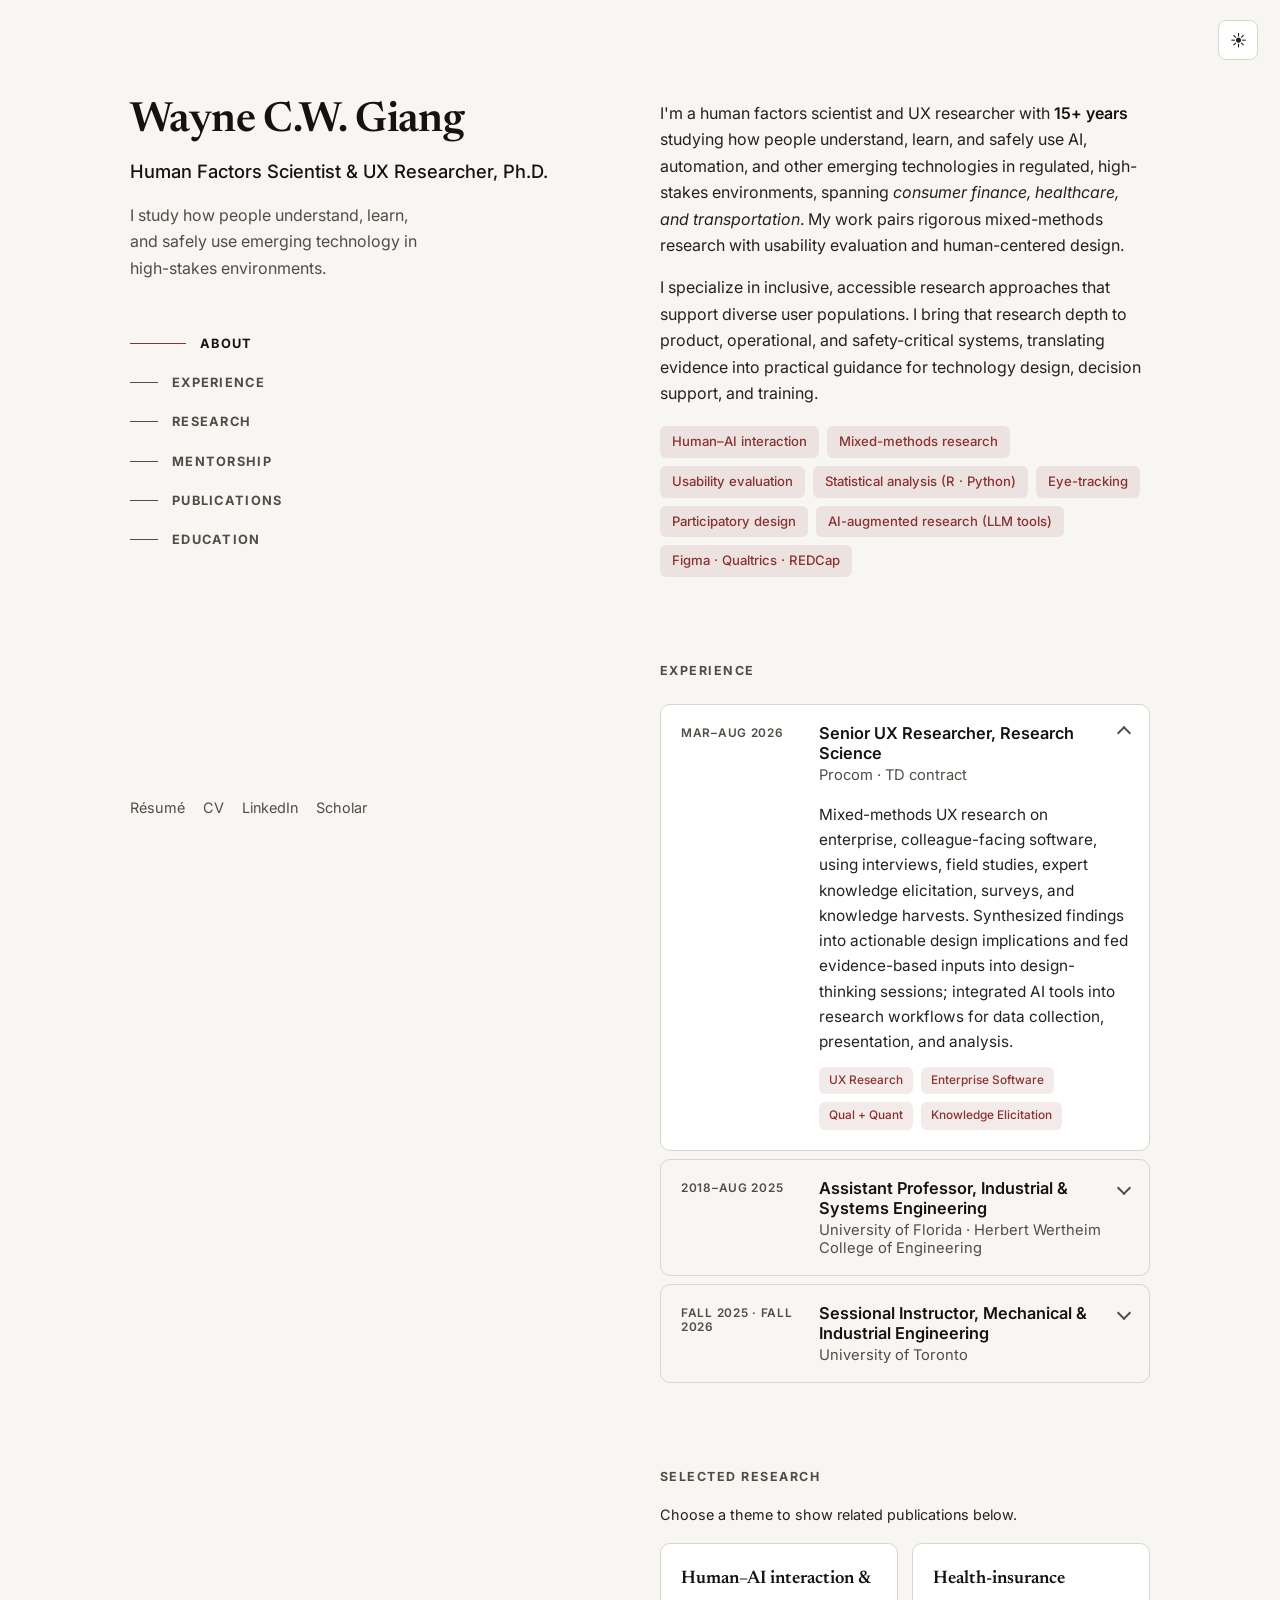
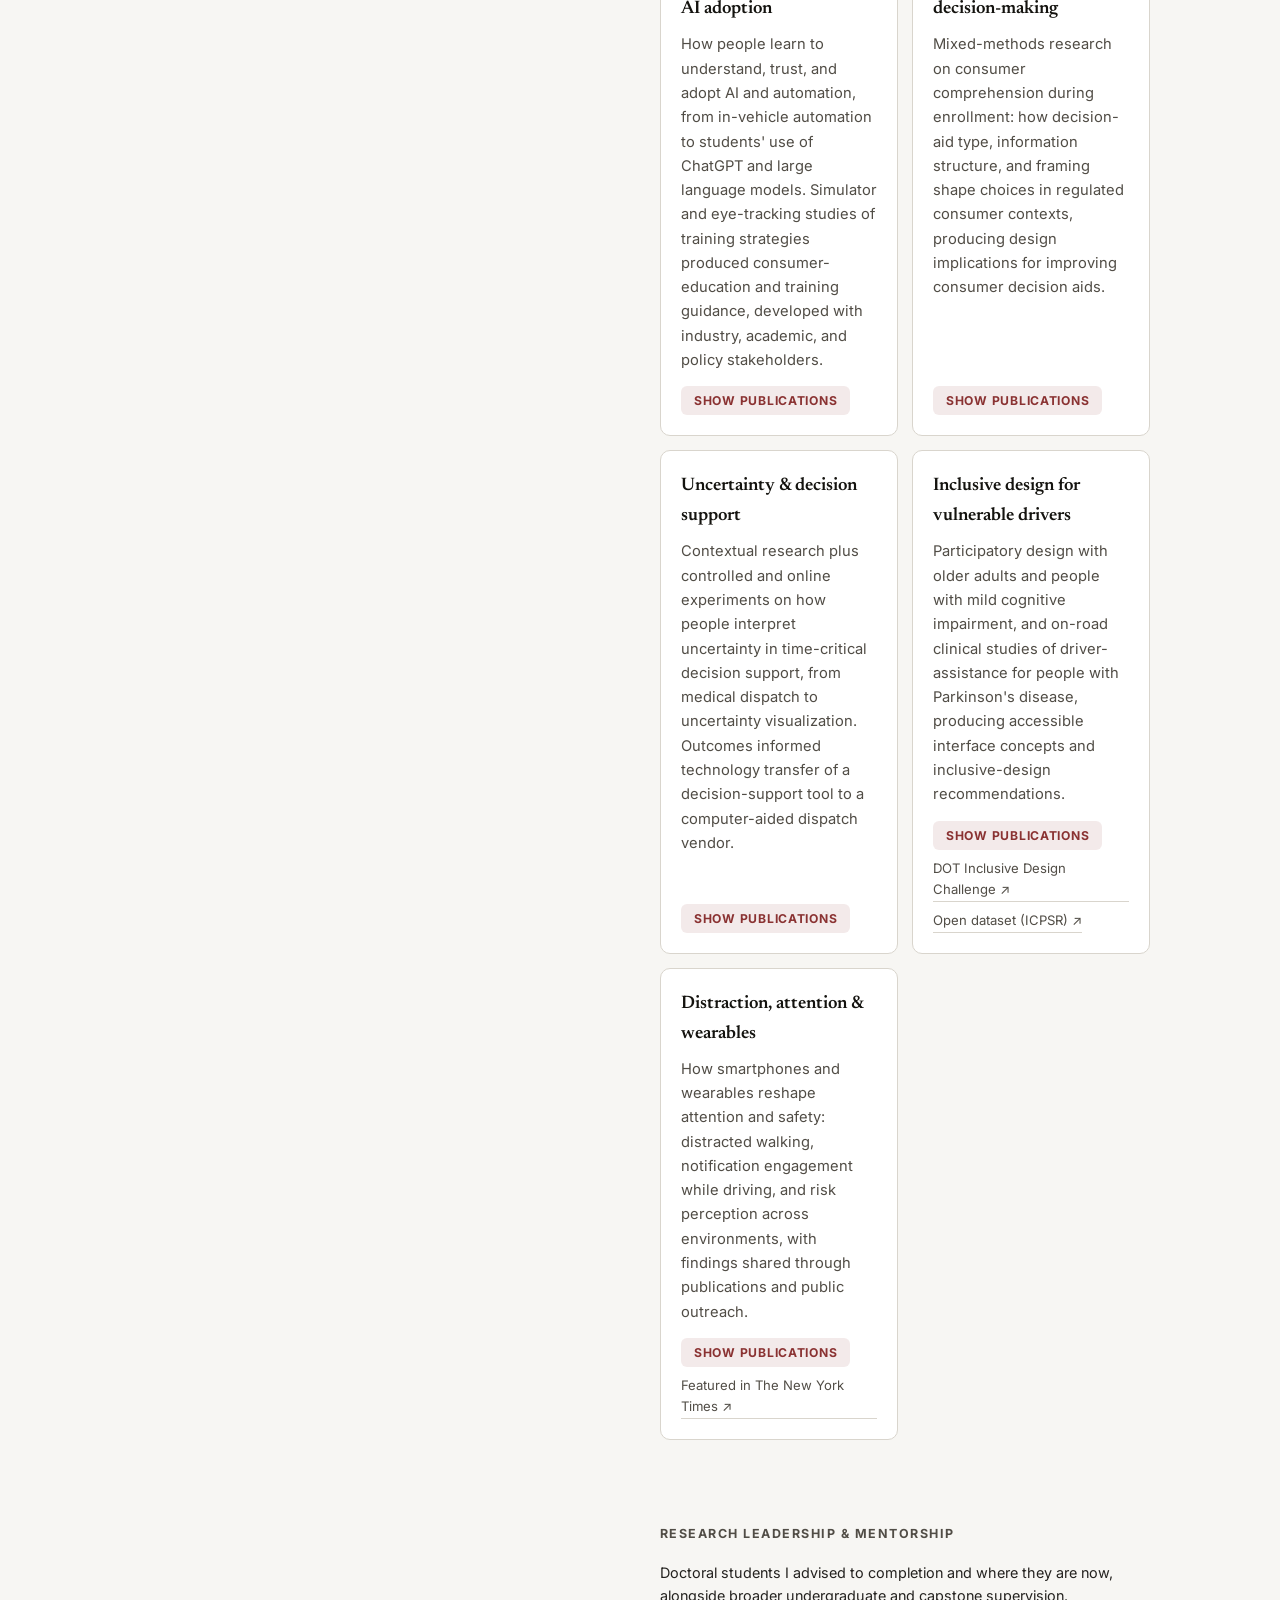
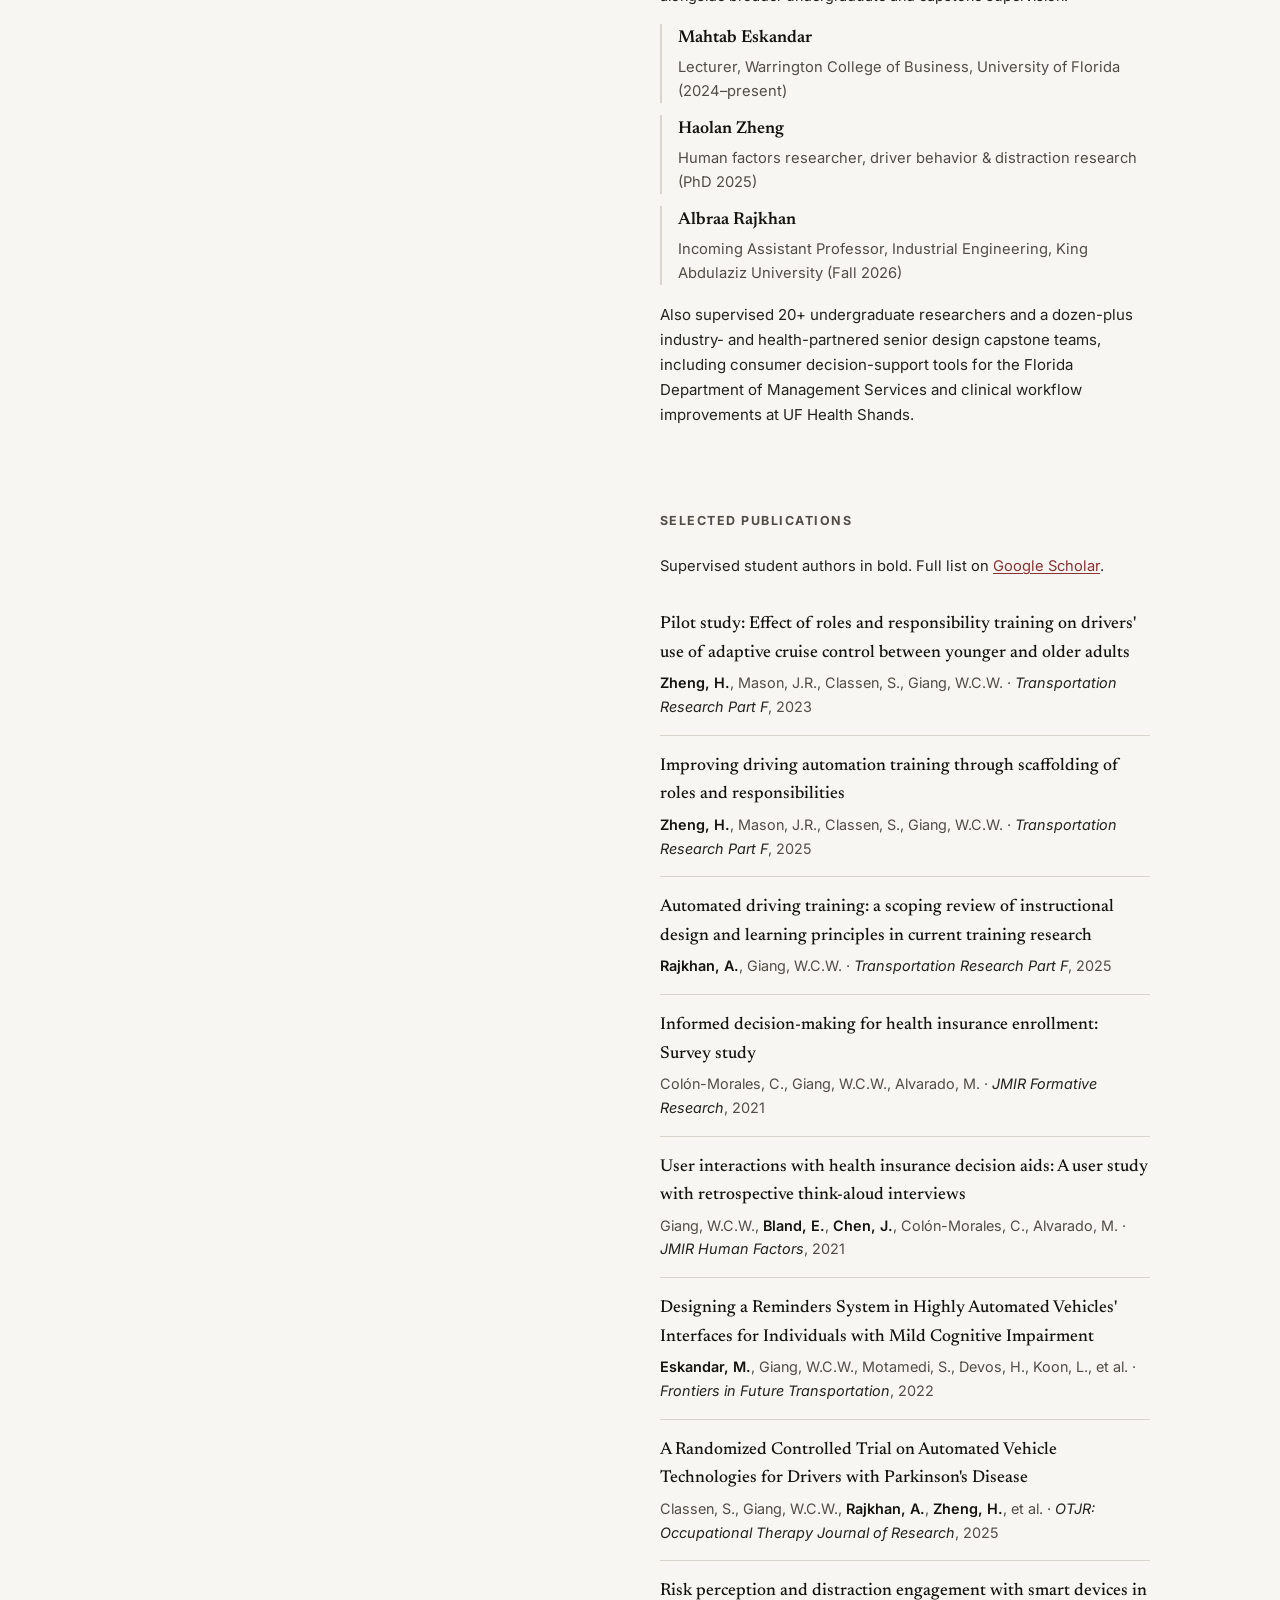
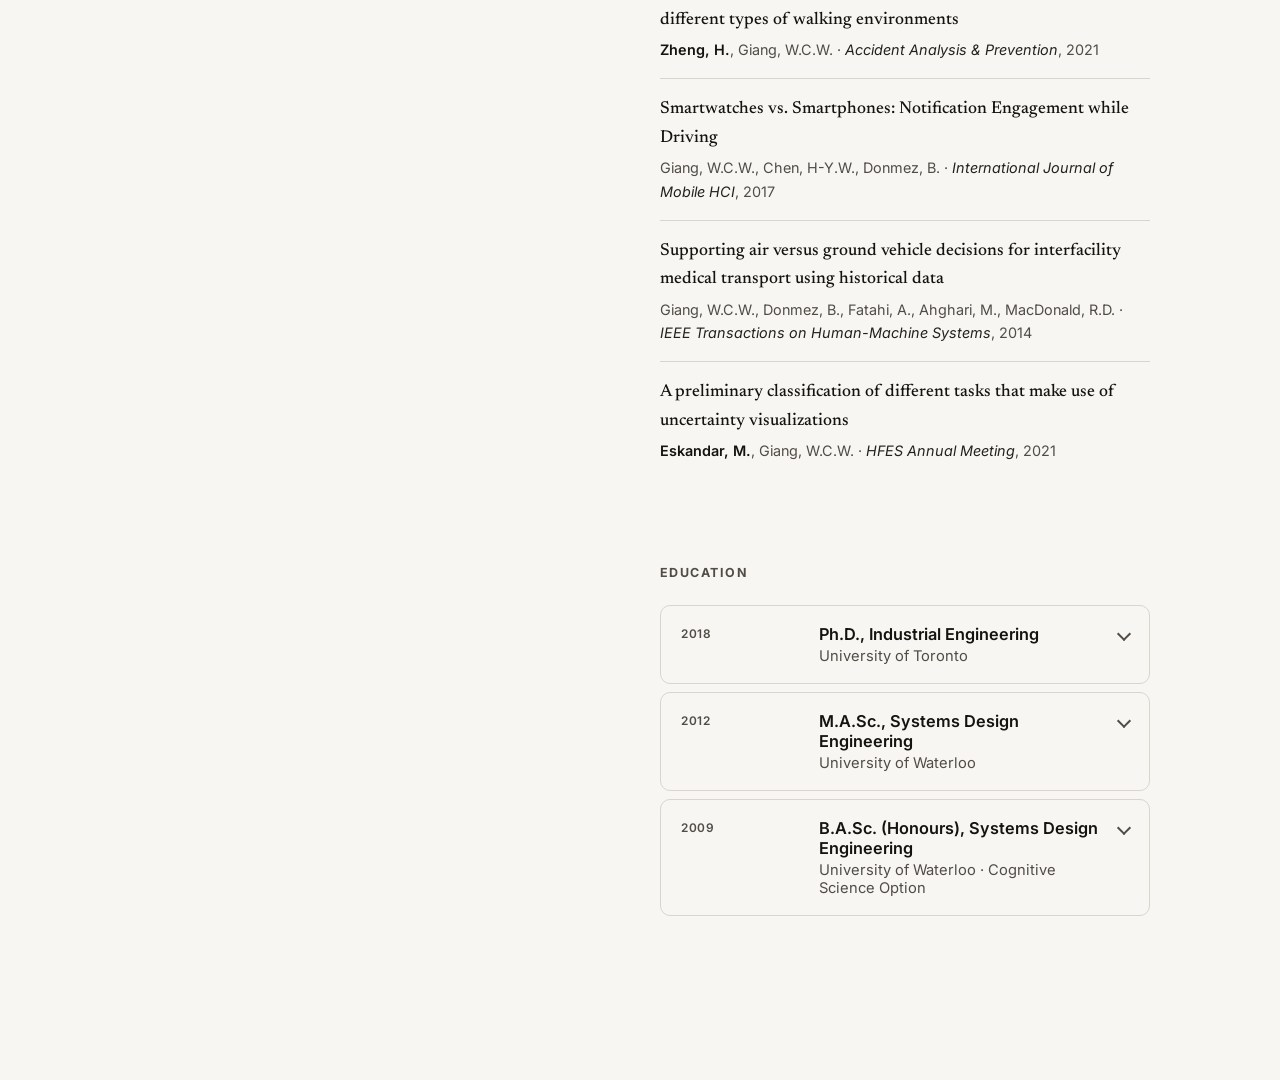
<file: index.html>
<!DOCTYPE html>
<html lang="en">
<head>
  <meta charset="UTF-8" />
  <meta name="viewport" content="width=device-width, initial-scale=1.0" />

  <title>Wayne C.W. Giang, Ph.D. · Human Factors Scientist &amp; UX Researcher</title>
  <meta name="description" content="Wayne C.W. Giang, Ph.D. Human factors scientist and UX researcher. Mixed-methods research, usability evaluation, and human-centered design in high-stakes domains." />

  <link rel="icon" href="assets/favicon.svg" type="image/svg+xml" />
  <link rel="preconnect" href="https://fonts.googleapis.com" />
  <link rel="preconnect" href="https://fonts.gstatic.com" crossorigin />
  <link href="https://fonts.googleapis.com/css2?family=Newsreader:opsz,wght@6..72,400;6..72,500;6..72,600;6..72,700&family=Inter:wght@400;500;600;700&display=swap" rel="stylesheet" />
  <link rel="stylesheet" href="fancy.css" />
  <script>
    (function () {
      const stored = localStorage.getItem('theme-fancy');
      const prefersDark = window.matchMedia('(prefers-color-scheme: dark)').matches;
      document.documentElement.setAttribute('data-theme', stored || (prefersDark ? 'dark' : 'light'));
    })();
  </script>
</head>
<body>
  <a class="skip-link" href="#about">Skip to content</a>

  <button id="theme-toggle" class="theme-toggle" aria-label="Toggle light/dark theme" title="Toggle theme">
    <span class="theme-toggle__sun">☀</span><span class="theme-toggle__moon">☾</span>
  </button>

  <div class="layout">
    <!-- STICKY SIDEBAR -->
    <aside class="sidebar">
      <div class="sidebar__inner">
        <div>
          <h1 class="name">Wayne C.W. Giang</h1>
          <p class="title">Human Factors Scientist &amp; UX Researcher, Ph.D.</p>
          <p class="tagline">
            I study how people understand, learn, and safely use emerging
            technology in high-stakes environments.
          </p>

          <nav class="nav" aria-label="Sections">
            <ul>
              <li><a href="#about" class="nav__link"><span class="nav__line"></span>About</a></li>
              <li><a href="#experience" class="nav__link"><span class="nav__line"></span>Experience</a></li>
              <li><a href="#research" class="nav__link"><span class="nav__line"></span>Research</a></li>
              <li><a href="#mentorship" class="nav__link"><span class="nav__line"></span>Mentorship</a></li>
              <li><a href="#publications" class="nav__link"><span class="nav__line"></span>Publications</a></li>
              <li><a href="#education" class="nav__link"><span class="nav__line"></span>Education</a></li>
            </ul>
          </nav>
        </div>

        <ul class="socials">
          <li><a href="assets/resume.pdf">Résumé</a></li>
          <li><a href="assets/cv.pdf">CV</a></li>
          <li><a target="_blank" rel="noopener" href="https://www.linkedin.com/in/wayne-giang-1979775/">LinkedIn</a></li>
          <li><a target="_blank" rel="noopener" href="https://scholar.google.ca/citations?user=eEY_yN4AAAAJ&hl=en">Scholar</a></li>
        </ul>
      </div>
    </aside>

    <!-- SCROLLING CONTENT -->
    <main class="content">
      <section id="about" class="section reveal" tabindex="-1">
        <p>
          I'm a human factors scientist and UX researcher with <strong>15+ years</strong>
          studying how people understand, learn, and safely use AI, automation, and other
          emerging technologies in regulated, high-stakes environments, spanning
          <em>consumer finance, healthcare, and transportation</em>. My work pairs rigorous
          mixed-methods research with usability evaluation and human-centered design.
        </p>
        <p>
          I specialize in inclusive, accessible research approaches that support diverse user
          populations. I bring that research depth to product, operational, and safety-critical
          systems, translating evidence into practical guidance for technology design, decision
          support, and training.
        </p>
        <div class="pills">
          <span>Human–AI interaction</span><span>Mixed-methods research</span>
          <span>Usability evaluation</span><span>Statistical analysis (R · Python)</span>
          <span>Eye-tracking</span><span>Participatory design</span>
          <span>AI-augmented research (LLM tools)</span><span>Figma · Qualtrics · REDCap</span>
        </div>
      </section>

      <section id="experience" class="section reveal">
        <h2 class="section__label">Experience</h2>
        <ol class="cards" data-accordion>
          <li class="card is-open">
            <h3 class="card__h">
              <button class="card__head" aria-expanded="true">
                <span class="card__date">Mar–Aug 2026</span>
                <span class="card__heading">
                  <span class="card__title">Senior UX Researcher, Research Science</span>
                  <span class="card__org">Procom · TD contract</span>
                </span>
                <span class="card__chevron" aria-hidden="true"></span>
              </button>
            </h3>
            <div class="card__panel">
              <div class="card__panel-inner">
                <p>
                  Mixed-methods UX research on enterprise, colleague-facing software, using
                  interviews, field studies, expert knowledge elicitation, surveys, and
                  knowledge harvests. Synthesized findings into actionable design implications
                  and fed evidence-based inputs into design-thinking sessions; integrated AI
                  tools into research workflows for data collection, presentation, and analysis.
                </p>
                <ul class="tags">
                  <li>UX Research</li><li>Enterprise Software</li><li>Qual + Quant</li><li>Knowledge Elicitation</li>
                </ul>
              </div>
            </div>
          </li>
          <li class="card">
            <h3 class="card__h">
              <button class="card__head" aria-expanded="false">
                <span class="card__date">2018–Aug 2025</span>
                <span class="card__heading">
                  <span class="card__title">Assistant Professor, Industrial &amp; Systems Engineering</span>
                  <span class="card__org">University of Florida · Herbert Wertheim College of Engineering</span>
                </span>
                <span class="card__chevron" aria-hidden="true"></span>
              </button>
            </h3>
            <div class="card__panel">
              <div class="card__panel-inner">
                <p>
                  Led an interdisciplinary human factors research program across transportation,
                  healthcare, and consumer decision-making, directing driving-simulator,
                  eye-tracking, and on-road studies and translating findings into guidance for
                  design, policy, and consumer education. (Affiliated Faculty, Sept 2025–present.)
                </p>
                <ul class="hl">
                  <li>Group Lead, Human Factors Group, UF Transportation Institute (2021–2025)</li>
                  <li>Co-investigator on ~$1M in competitive research funding (U.S. DOT, NIDILRR, NIST)</li>
                  <li>Developed two human-factors courses; taught cohorts up to 114 students</li>
                  <li>Graduated 3 PhD students; mentored 20+ undergraduate researchers</li>
                  <li>Associate Chair, ACM Automotive UI conference (2019–2023)</li>
                </ul>
                <ul class="tags">
                  <li>Research Leadership</li><li>Study Design</li><li>Eye-tracking</li><li>Grant Funding</li><li>Mentorship</li>
                </ul>
              </div>
            </div>
          </li>
          <li class="card">
            <h3 class="card__h">
              <button class="card__head" aria-expanded="false">
                <span class="card__date">Fall 2025 · Fall 2026</span>
                <span class="card__heading">
                  <span class="card__title">Sessional Instructor, Mechanical &amp; Industrial Engineering</span>
                  <span class="card__org">University of Toronto</span>
                </span>
                <span class="card__chevron" aria-hidden="true"></span>
              </button>
            </h3>
            <div class="card__panel">
              <div class="card__panel-inner">
                <p>Instructor for a graduate course in statistics and experimental design for
                  human factors researchers, and an undergraduate psychology course for engineers.</p>
              </div>
            </div>
          </li>
        </ol>
      </section>

      <section id="research" class="section reveal">
        <h2 class="section__label">Selected Research</h2>
        <p class="hint">Choose a theme to show related publications below.</p>
        <div class="grid" role="group" aria-label="Research themes">
          <article class="tile" data-theme="automation">
            <h3>Human–AI interaction &amp; AI adoption</h3>
            <p>
              How people learn to understand, trust, and adopt AI and automation, from
              in-vehicle automation to students' use of ChatGPT and large language models.
              Simulator and eye-tracking studies of training strategies produced
              consumer-education and training guidance, developed with industry, academic,
              and policy stakeholders.
            </p>
            <div class="tile__actions">
              <button class="tile__filter" data-theme="automation" aria-pressed="false">Show publications</button>
            </div>
          </article>
          <article class="tile" data-theme="health">
            <h3>Health-insurance decision-making</h3>
            <p>
              Mixed-methods research on consumer comprehension during enrollment: how
              decision-aid type, information structure, and framing shape choices in regulated
              consumer contexts, producing design implications for improving consumer decision aids.
            </p>
            <div class="tile__actions">
              <button class="tile__filter" data-theme="health" aria-pressed="false">Show publications</button>
            </div>
          </article>
          <article class="tile" data-theme="dispatch">
            <h3>Uncertainty &amp; decision support</h3>
            <p>
              Contextual research plus controlled and online experiments on how people
              interpret uncertainty in time-critical decision support, from medical dispatch
              to uncertainty visualization. Outcomes informed technology transfer of a
              decision-support tool to a computer-aided dispatch vendor.
            </p>
            <div class="tile__actions">
              <button class="tile__filter" data-theme="dispatch" aria-pressed="false">Show publications</button>
            </div>
          </article>
          <article class="tile" data-theme="inclusive">
            <h3>Inclusive design for vulnerable drivers</h3>
            <p>
              Participatory design with older adults and people with mild cognitive impairment,
              and on-road clinical studies of driver-assistance for people with Parkinson's
              disease, producing accessible interface concepts and inclusive-design recommendations.
            </p>
            <div class="tile__actions">
              <button class="tile__filter" data-theme="inclusive" aria-pressed="false">Show publications</button>
              <a class="tile__link" target="_blank" rel="noopener" href="https://www.ise.ufl.edu/blog/2021/04/uf-ise-faculty-design-automated-driving-system-for-people-with-cognitive-disabilities/">DOT Inclusive Design Challenge ↗</a>
              <a class="tile__link" target="_blank" rel="noopener" href="https://www.openicpsr.org/openicpsr/project/198072/version/V1/view">Open dataset (ICPSR) ↗</a>
            </div>
          </article>
          <article class="tile" data-theme="distraction">
            <h3>Distraction, attention &amp; wearables</h3>
            <p>
              How smartphones and wearables reshape attention and safety: distracted walking,
              notification engagement while driving, and risk perception across environments,
              with findings shared through publications and public outreach.
            </p>
            <div class="tile__actions">
              <button class="tile__filter" data-theme="distraction" aria-pressed="false">Show publications</button>
              <a class="tile__link" target="_blank" rel="noopener" href="https://www.nytimes.com/2024/01/23/well/smartphone-walking-posture-mood.html">Featured in The New York Times ↗</a>
            </div>
          </article>
        </div>
      </section>

      <section id="mentorship" class="section reveal">
        <h2 class="section__label">Research Leadership &amp; Mentorship</h2>
        <p class="hint">Doctoral students I advised to completion and where they are now, alongside broader undergraduate and capstone supervision.</p>
        <ul class="mentees">
          <li>
            <span class="mentee__name">Mahtab Eskandar</span>
            <span class="mentee__now">Lecturer, Warrington College of Business, University of Florida (2024–present)</span>
          </li>
          <li>
            <span class="mentee__name">Haolan Zheng</span>
            <span class="mentee__now">Human factors researcher, driver behavior &amp; distraction research (PhD 2025)</span>
          </li>
          <li>
            <span class="mentee__name">Albraa Rajkhan</span>
            <span class="mentee__now">Incoming Assistant Professor, Industrial Engineering, King Abdulaziz University (Fall 2026)</span>
          </li>
        </ul>
        <p class="mentees__note">
          Also supervised 20+ undergraduate researchers and a dozen-plus industry- and
          health-partnered senior design capstone teams, including consumer decision-support
          tools for the Florida Department of Management Services and clinical workflow
          improvements at UF Health Shands.
        </p>
      </section>

      <section id="publications" class="section reveal" tabindex="-1">
        <div class="pubs-head">
          <h2 class="section__label">Selected Publications</h2>
          <button id="pub-reset" class="pub-reset" hidden>Show all ✕</button>
        </div>
        <p class="note" id="pub-note" role="status" aria-live="polite">Supervised student authors in bold. Full list on
          <a target="_blank" rel="noopener" href="https://scholar.google.ca/citations?user=eEY_yN4AAAAJ&hl=en">Google Scholar</a>.</p>
        <ol class="pubs">
          <li class="pub" data-theme="automation">
            <a class="pub__title" target="_blank" rel="noopener" href="https://doi.org/10.1016/j.trf.2023.01.023">Pilot study: Effect of roles and responsibility training on drivers' use of adaptive cruise control between younger and older adults</a>
            <span class="pub__meta"><strong>Zheng, H.</strong>, Mason, J.R., Classen, S., Giang, W.C.W. · <em>Transportation Research Part F</em>, 2023</span>
          </li>
          <li class="pub" data-theme="automation">
            <a class="pub__title" target="_blank" rel="noopener" href="https://www.sciencedirect.com/science/article/abs/pii/S1369847825000427">Improving driving automation training through scaffolding of roles and responsibilities</a>
            <span class="pub__meta"><strong>Zheng, H.</strong>, Mason, J.R., Classen, S., Giang, W.C.W. · <em>Transportation Research Part F</em>, 2025</span>
          </li>
          <li class="pub" data-theme="automation">
            <a class="pub__title" target="_blank" rel="noopener" href="https://www.sciencedirect.com/science/article/abs/pii/S136984782500230X">Automated driving training: a scoping review of instructional design and learning principles in current training research</a>
            <span class="pub__meta"><strong>Rajkhan, A.</strong>, Giang, W.C.W. · <em>Transportation Research Part F</em>, 2025</span>
          </li>
          <li class="pub" data-theme="health">
            <a class="pub__title" target="_blank" rel="noopener" href="https://doi.org/10.2196/27477">Informed decision-making for health insurance enrollment: Survey study</a>
            <span class="pub__meta">Colón-Morales, C., Giang, W.C.W., Alvarado, M. · <em>JMIR Formative Research</em>, 2021</span>
          </li>
          <li class="pub" data-theme="health">
            <a class="pub__title" target="_blank" rel="noopener" href="https://doi.org/10.2196/27628">User interactions with health insurance decision aids: A user study with retrospective think-aloud interviews</a>
            <span class="pub__meta">Giang, W.C.W., <strong>Bland, E.</strong>, <strong>Chen, J.</strong>, Colón-Morales, C., Alvarado, M. · <em>JMIR Human Factors</em>, 2021</span>
          </li>
          <li class="pub" data-theme="inclusive">
            <a class="pub__title" target="_blank" rel="noopener" href="https://doi.org/10.3389/ffutr.2022.854553">Designing a Reminders System in Highly Automated Vehicles' Interfaces for Individuals with Mild Cognitive Impairment</a>
            <span class="pub__meta"><strong>Eskandar, M.</strong>, Giang, W.C.W., Motamedi, S., Devos, H., Koon, L., et al. · <em>Frontiers in Future Transportation</em>, 2022</span>
          </li>
          <li class="pub" data-theme="inclusive">
            <a class="pub__title" target="_blank" rel="noopener" href="https://doi.org/10.1177/15394492241271115">A Randomized Controlled Trial on Automated Vehicle Technologies for Drivers with Parkinson's Disease</a>
            <span class="pub__meta">Classen, S., Giang, W.C.W., <strong>Rajkhan, A.</strong>, <strong>Zheng, H.</strong>, et al. · <em>OTJR: Occupational Therapy Journal of Research</em>, 2025</span>
          </li>
          <li class="pub" data-theme="distraction">
            <a class="pub__title" target="_blank" rel="noopener" href="https://doi.org/10.1016/j.aap.2021.106405">Risk perception and distraction engagement with smart devices in different types of walking environments</a>
            <span class="pub__meta"><strong>Zheng, H.</strong>, Giang, W.C.W. · <em>Accident Analysis &amp; Prevention</em>, 2021</span>
          </li>
          <li class="pub" data-theme="distraction">
            <a class="pub__title" target="_blank" rel="noopener" href="https://doi.org/10.4018/IJMHCI.2017040103">Smartwatches vs. Smartphones: Notification Engagement while Driving</a>
            <span class="pub__meta">Giang, W.C.W., Chen, H-Y.W., Donmez, B. · <em>International Journal of Mobile HCI</em>, 2017</span>
          </li>
          <li class="pub" data-theme="dispatch">
            <a class="pub__title" target="_blank" rel="noopener" href="https://doi.org/10.1109/THMS.2013.2294636">Supporting air versus ground vehicle decisions for interfacility medical transport using historical data</a>
            <span class="pub__meta">Giang, W.C.W., Donmez, B., Fatahi, A., Ahghari, M., MacDonald, R.D. · <em>IEEE Transactions on Human-Machine Systems</em>, 2014</span>
          </li>
          <li class="pub" data-theme="dispatch">
            <a class="pub__title" target="_blank" rel="noopener" href="https://doi.org/10.1177/1071181321651281">A preliminary classification of different tasks that make use of uncertainty visualizations</a>
            <span class="pub__meta"><strong>Eskandar, M.</strong>, Giang, W.C.W. · <em>HFES Annual Meeting</em>, 2021</span>
          </li>
        </ol>
      </section>

      <section id="education" class="section reveal">
        <h2 class="section__label">Education</h2>
        <ol class="cards" data-accordion>
          <li class="card">
            <h3 class="card__h">
              <button class="card__head" aria-expanded="false">
                <span class="card__date">2018</span>
                <span class="card__heading">
                  <span class="card__title">Ph.D., Industrial Engineering</span>
                  <span class="card__org">University of Toronto</span>
                </span>
                <span class="card__chevron" aria-hidden="true"></span>
              </button>
            </h3>
            <div class="card__panel">
              <div class="card__panel-inner">
                <p>Dissertation: <em>Supporting Medical Dispatchers' Understanding of Uncertainty in Short-term Dispatch Decisions.</em> Advisors: Birsen Donmez, Russell D. MacDonald.</p>
              </div>
            </div>
          </li>
          <li class="card">
            <h3 class="card__h">
              <button class="card__head" aria-expanded="false">
                <span class="card__date">2012</span>
                <span class="card__heading">
                  <span class="card__title">M.A.Sc., Systems Design Engineering</span>
                  <span class="card__org">University of Waterloo</span>
                </span>
                <span class="card__chevron" aria-hidden="true"></span>
              </button>
            </h3>
            <div class="card__panel">
              <div class="card__panel-inner">
                <p>Thesis: <em>Applications of Crossmodal Relationships in Interfaces for Complex Systems: A Study of Temporal Synchrony.</em> Advisor: Catherine Burns.</p>
              </div>
            </div>
          </li>
          <li class="card">
            <h3 class="card__h">
              <button class="card__head" aria-expanded="false">
                <span class="card__date">2009</span>
                <span class="card__heading">
                  <span class="card__title">B.A.Sc. (Honours), Systems Design Engineering</span>
                  <span class="card__org">University of Waterloo · Cognitive Science Option</span>
                </span>
                <span class="card__chevron" aria-hidden="true"></span>
              </button>
            </h3>
            <div class="card__panel">
              <div class="card__panel-inner">
                <p>Honours Distinction.</p>
              </div>
            </div>
          </li>
        </ol>
      </section>
    </main>
  </div>

  <script src="fancy.js"></script>
</body>
</html>
</file>
<file: fancy.css>
:root {
  --bg: #f7f6f3;
  --text: #24221f;
  --text-muted: #514d46;   /* darkened for AA contrast */
  --heading: #14130f;
  --accent: #8a3232;       /* oxblood, AA on light bg */
  --accent-soft: rgba(138, 50, 50, 0.1);
  --border: #d9d5cd;
  --card: #ffffff;
  --focus: #8a3232;
  --serif: "Newsreader", Georgia, serif;
  --sans: "Inter", system-ui, -apple-system, sans-serif;
}
[data-theme="dark"] {
  --bg: #0e1116;
  --text: #d2d9e0;
  --text-muted: #9aa4af;   /* lightened for AA contrast */
  --heading: #eef2f6;
  --accent: #7fd3c1;
  --accent-soft: rgba(127, 211, 193, 0.12);
  --border: #262c34;
  --card: #161b22;
  --focus: #7fd3c1;
}

* { box-sizing: border-box; margin: 0; padding: 0; }
html { scroll-behavior: smooth; }
body {
  font-family: var(--sans);
  background: var(--bg);
  color: var(--text);
  line-height: 1.65;
  -webkit-font-smoothing: antialiased;
  transition: background 0.3s ease, color 0.3s ease;
}
a { color: inherit; text-decoration: none; }
ul, ol { list-style: none; }
strong { color: var(--heading); font-weight: 600; }
em { color: var(--text); }
button { font-family: inherit; cursor: pointer; }

/* Visible keyboard focus everywhere */
:focus-visible {
  outline: 2px solid var(--focus);
  outline-offset: 3px;
  border-radius: 4px;
}

.skip-link {
  position: absolute; left: -999px; top: 0; z-index: 100;
  background: var(--card); color: var(--heading);
  padding: 10px 16px; border: 1px solid var(--border); border-radius: 6px;
}
.skip-link:focus { left: 12px; top: 12px; }

.theme-toggle {
  position: fixed; top: 20px; right: 22px; z-index: 20;
  width: 40px; height: 40px; border-radius: 8px;
  background: var(--card); color: var(--text);
  border: 1px solid var(--border); font-size: 1rem; line-height: 1;
}
.theme-toggle:hover { border-color: var(--accent); }
.theme-toggle__moon { display: none; }
[data-theme="dark"] .theme-toggle__sun { display: none; }
[data-theme="dark"] .theme-toggle__moon { display: inline; }

/* ===== Layout ===== */
.layout {
  max-width: 1100px; margin: 0 auto; padding: 0 40px;
  display: grid; grid-template-columns: 1fr 1fr; gap: 40px;
}

/* ===== Sidebar ===== */
.sidebar__inner {
  position: sticky; top: 0; min-height: 100vh;
  display: flex; flex-direction: column; justify-content: space-between;
  padding: 100px 0 80px;
}
.name {
  font-family: var(--serif); font-weight: 600; font-size: 2.6rem;
  letter-spacing: -0.015em; line-height: 1.05; color: var(--heading);
}
.title { font-size: 1.15rem; color: var(--heading); margin-top: 12px; font-weight: 500; }
.tagline { color: var(--text-muted); margin-top: 16px; max-width: 300px; }

.nav { margin-top: 44px; }
.nav ul { display: flex; flex-direction: column; gap: 2px; }
.nav__link {
  display: inline-flex; align-items: center; gap: 14px;
  font-size: 0.8rem; font-weight: 700;
  text-transform: uppercase; letter-spacing: 0.1em;
  color: var(--text-muted); padding: 8px 0; transition: color 0.2s;
}
.nav__line { height: 1px; width: 28px; background: currentColor; transition: width 0.2s ease; }
.nav__link:hover, .nav__link.is-active { color: var(--heading); }
.nav__link.is-active .nav__line { width: 56px; background: var(--accent); }

.socials { display: flex; flex-wrap: wrap; gap: 18px; margin-top: 40px; }
.socials a {
  font-size: 0.9rem; color: var(--text-muted);
  border-bottom: 1px solid transparent; transition: color 0.2s, border-color 0.2s;
}
.socials a:hover { color: var(--accent); border-color: var(--accent); }

/* ===== Content ===== */
.content { padding: 100px 0 80px; }
.section { margin-bottom: 84px; scroll-margin-top: 40px; }
.section:focus { outline: none; }
.section > p { color: var(--text); margin-bottom: 16px; }
.section__label {
  font-size: 0.78rem; font-weight: 700;
  text-transform: uppercase; letter-spacing: 0.12em; color: var(--text-muted);
  margin-bottom: 22px;
}
.hint { font-size: 0.9rem; color: var(--text-muted); margin: -6px 0 20px; }
.note { font-size: 0.92rem; color: var(--text-muted); }
.note a, .section p a { color: var(--accent); text-decoration: underline; text-underline-offset: 2px; }

.pills { display: flex; flex-wrap: wrap; gap: 8px; margin-top: 20px; }
.pills span {
  font-size: 0.82rem; padding: 5px 12px; border-radius: 6px;
  background: var(--accent-soft); color: var(--accent); font-weight: 500;
}

/* ===== Accordion cards ===== */
.cards { display: flex; flex-direction: column; gap: 8px; }
.card {
  border: 1px solid var(--border); border-radius: 10px;
  background: transparent; overflow: hidden;
}
.card.is-open { background: var(--card); }
.card__h { margin: 0; font-size: inherit; font-weight: inherit; }
.card__head {
  width: 100%; text-align: left; background: none; border: 0;
  display: grid; grid-template-columns: 120px 1fr auto; gap: 18px; align-items: start;
  padding: 18px 20px;
}
.card__date {
  font-size: 0.74rem; font-weight: 600;
  text-transform: uppercase; letter-spacing: 0.06em; color: var(--text-muted);
  padding-top: 3px;
}
.card__heading { display: flex; flex-direction: column; gap: 3px; }
.card__title { font-size: 1.02rem; color: var(--heading); font-weight: 600; }
.card__org { color: var(--text-muted); font-size: 0.92rem; }
.card__chevron {
  width: 10px; height: 10px; margin-top: 5px;
  border-right: 2px solid var(--text-muted); border-bottom: 2px solid var(--text-muted);
  transform: rotate(45deg); transition: transform 0.25s ease;
}
.card.is-open .card__chevron { transform: rotate(-135deg); }

.card__panel { display: grid; grid-template-rows: 0fr; transition: grid-template-rows 0.28s ease; }
.card.is-open .card__panel { grid-template-rows: 1fr; }
.card__panel-inner { overflow: hidden; padding: 0 20px; }
.card.is-open .card__panel-inner { padding: 0 20px 20px 158px; }
.card__panel-inner p { font-size: 0.96rem; color: var(--text); margin-bottom: 12px; }
@media (max-width: 860px) {
  .card.is-open .card__panel-inner { padding: 0 20px 20px; }
}

.hl { margin: 0 0 14px; display: flex; flex-direction: column; gap: 6px; }
.hl li {
  position: relative; padding-left: 18px;
  font-size: 0.94rem; color: var(--text);
}
.hl li::before { content: "▹"; position: absolute; left: 0; color: var(--accent); }

.tags { display: flex; flex-wrap: wrap; gap: 8px; }
.tags li {
  font-size: 0.74rem; padding: 4px 10px; border-radius: 6px;
  background: var(--accent-soft); color: var(--accent); font-weight: 500;
}

/* ===== Mentorship ===== */
.mentees { display: flex; flex-direction: column; gap: 12px; }
.mentees li {
  display: flex; flex-direction: column; gap: 2px;
  padding-left: 16px; border-left: 2px solid var(--border);
}
.mentee__name { font-family: var(--serif); font-size: 1.08rem; color: var(--heading); font-weight: 600; }
.mentee__now { font-size: 0.92rem; color: var(--text-muted); }
.mentees__note { font-size: 0.94rem; color: var(--text-muted); margin-top: 18px; }

/* ===== Research tiles ===== */
.grid { display: grid; grid-template-columns: 1fr 1fr; gap: 14px; }
.tile {
  padding: 20px; border-radius: 10px; background: var(--card);
  border: 1px solid var(--border); transition: border-color 0.2s ease;
  display: flex; flex-direction: column;
}
.tile.is-active { border-color: var(--accent); }
.tile h3 { font-family: var(--serif); font-size: 1.14rem; color: var(--heading); margin-bottom: 8px; font-weight: 600; }
.tile p { font-size: 0.92rem; color: var(--text-muted); margin: 0 0 14px; flex: 1; }
.tile__actions { display: flex; flex-wrap: wrap; align-items: center; gap: 8px 14px; }
.tile__filter {
  font-size: 0.76rem; font-weight: 700; text-transform: uppercase; letter-spacing: 0.06em;
  color: var(--accent); background: var(--accent-soft);
  border: 1px solid transparent; border-radius: 6px; padding: 6px 12px;
}
.tile__filter:hover { border-color: var(--accent); }
.tile__filter[aria-pressed="true"] { background: var(--accent); color: var(--bg); }
.tile__link {
  font-size: 0.82rem; color: var(--text-muted);
  border-bottom: 1px solid var(--border); transition: color 0.2s, border-color 0.2s;
}
.tile__link:hover { color: var(--accent); border-color: var(--accent); }

/* ===== Publications ===== */
.pubs-head { display: flex; align-items: center; justify-content: space-between; gap: 16px; }
.pub-reset {
  font-size: 0.76rem; font-weight: 700; text-transform: uppercase; letter-spacing: 0.06em;
  color: var(--accent); background: var(--accent-soft); border: 1px solid var(--border);
  padding: 7px 14px; border-radius: 6px;
}
.pub-reset:hover { border-color: var(--accent); }
.pubs { display: flex; flex-direction: column; margin-top: 8px; }
.pub {
  display: flex; flex-direction: column; gap: 4px;
  padding: 16px 0; border-bottom: 1px solid var(--border);
}
.pub:last-child { border-bottom: 0; }
.pub[hidden] { display: none; }
.pub__title {
  font-family: var(--serif); font-size: 1.08rem; color: var(--heading); font-weight: 500;
  align-self: start; text-decoration: none;
  transition: color 0.15s ease;
}
a.pub__title:hover { color: var(--accent); text-decoration: underline; text-underline-offset: 2px; }
.pub__meta { font-size: 0.9rem; color: var(--text-muted); }

.foot {
  margin-top: 44px; font-size: 0.84rem; color: var(--text-muted);
  border-top: 1px solid var(--border); padding-top: 20px;
}

/* ===== Reveal (respects reduced motion) ===== */
.reveal { opacity: 0; transform: translateY(20px); transition: opacity 0.6s ease, transform 0.6s ease; }
.reveal.is-visible { opacity: 1; transform: none; }
@media (prefers-reduced-motion: reduce) {
  * { scroll-behavior: auto; }
  .reveal { opacity: 1; transform: none; transition: none; }
  .card__panel, .card__chevron { transition: none; }
}

/* ===== Responsive ===== */
@media (max-width: 860px) {
  .layout { grid-template-columns: 1fr; gap: 0; padding: 0 24px; }
  .sidebar__inner { position: static; min-height: 0; padding: 72px 0 20px; }
  .nav { display: none; }
  .content { padding: 20px 0 56px; }
  .section { margin-bottom: 56px; }
  .card__head { grid-template-columns: 1fr auto; }
  .card__date { grid-column: 1 / -1; }
  .grid { grid-template-columns: 1fr; }
}
</file>
